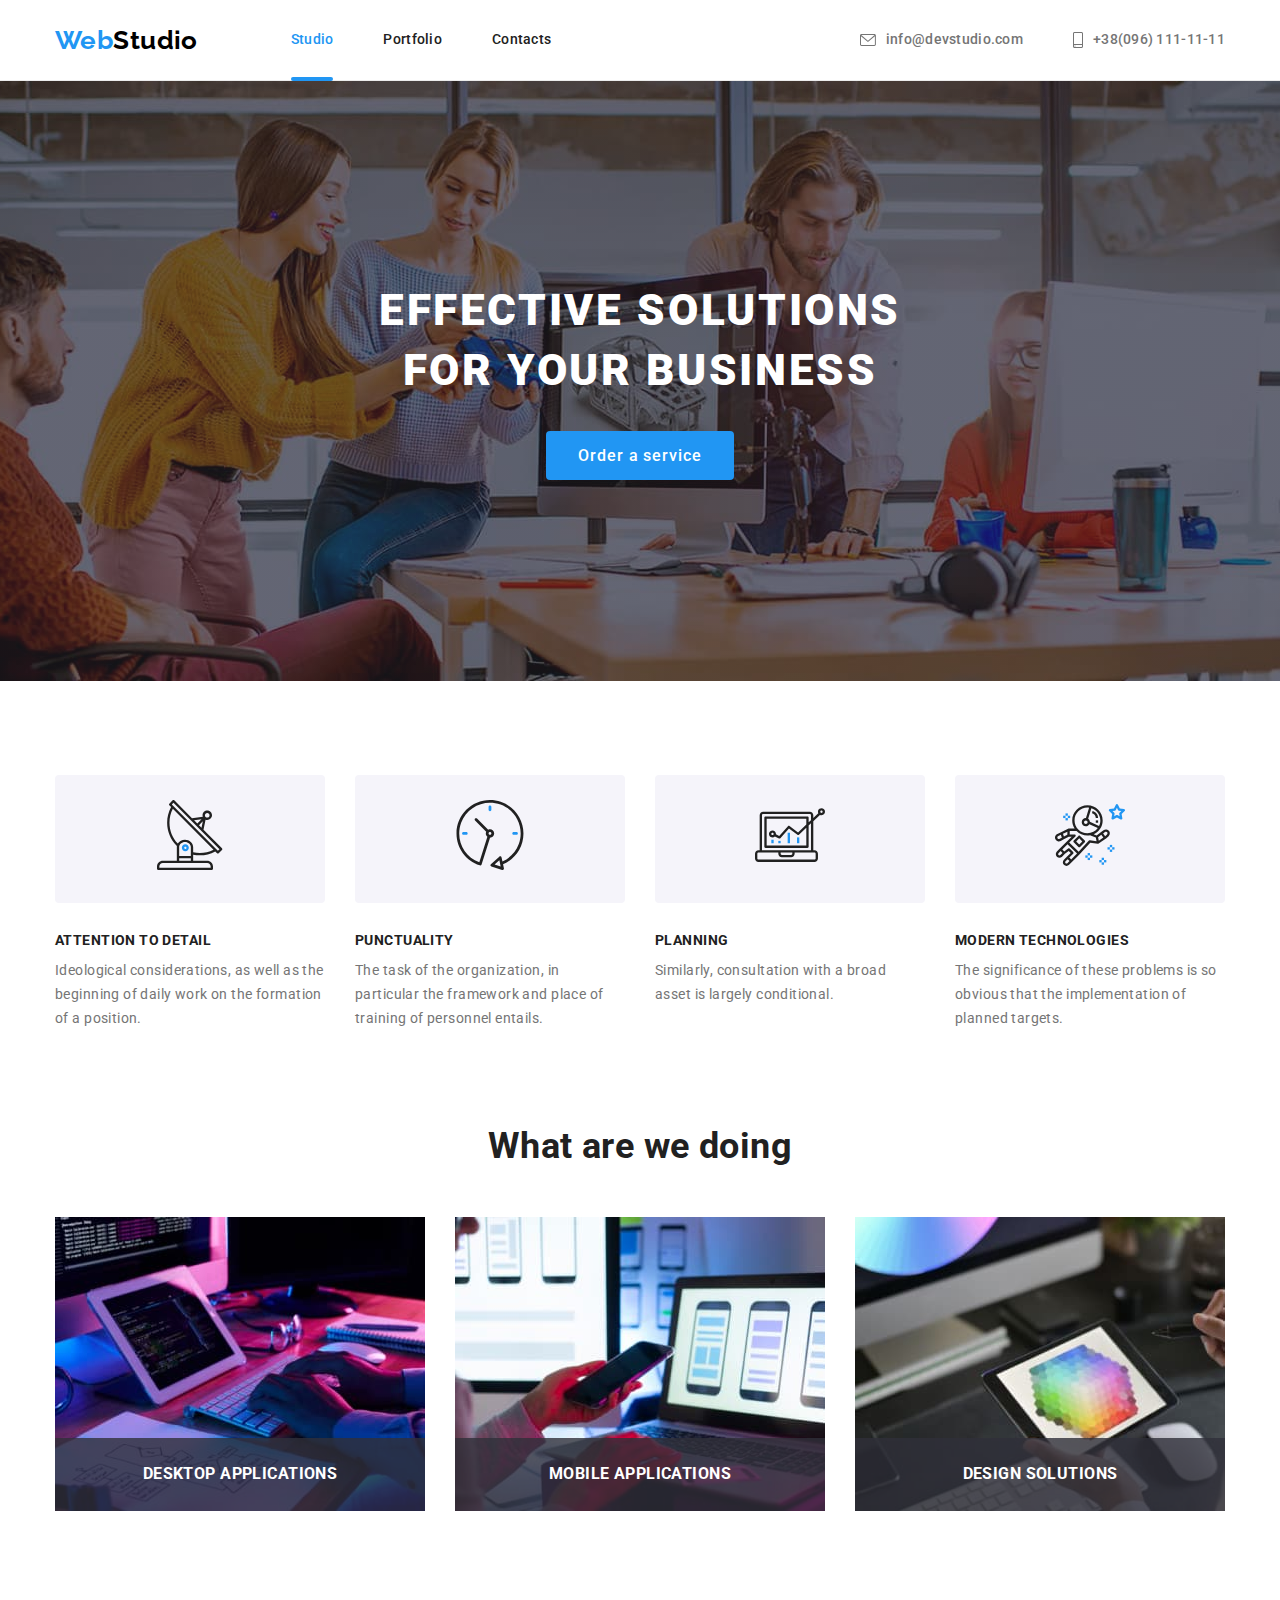
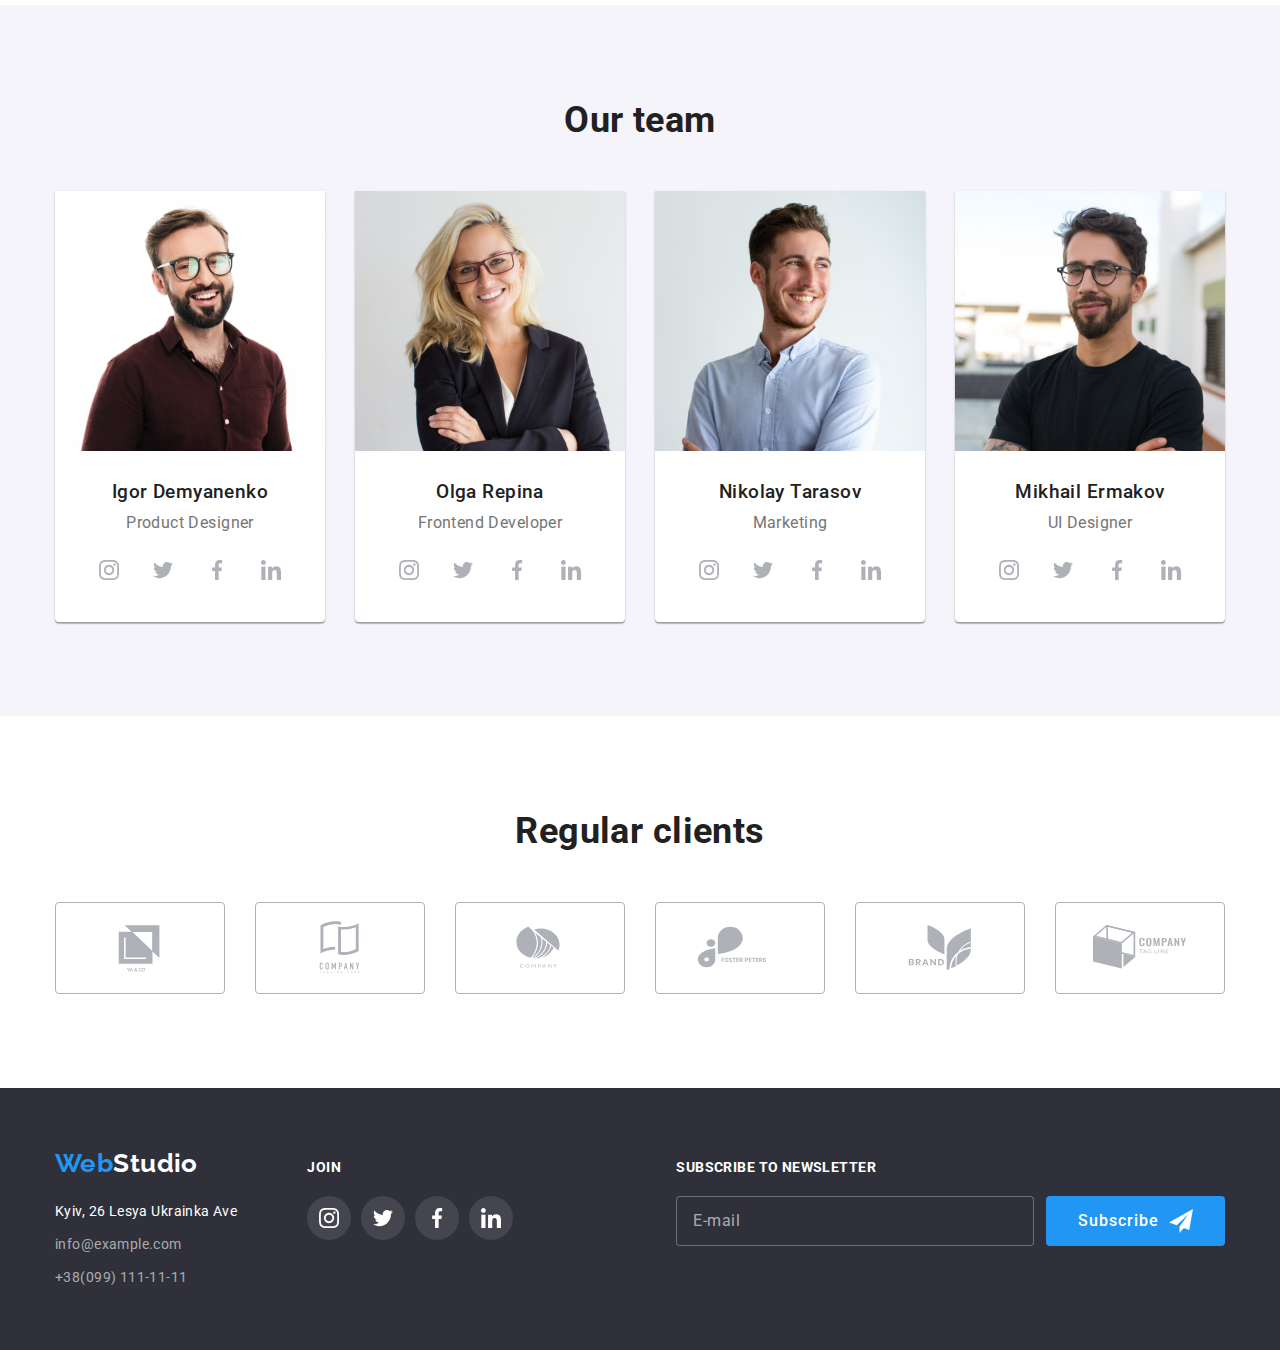
<file: index.html>
<!DOCTYPE html>
<html lang="en">
  <head>
    <meta charset="UTF-8" />
    <meta http-equiv="X-UA-Compatible" content="IE=edge" />
    <meta name="viewport" content="width=device-width, initial-scale=1.0" />
    <title>WebStudio</title>
    <link
      href="https://fonts.googleapis.com/css2?family=Raleway:wght@700&family=Roboto:wght@400;500;700;900&display=swap"
      rel="stylesheet"
    />
    <link
      rel="stylesheet"
      href="https://cdnjs.cloudflare.com/ajax/libs/modern-normalize/1.1.0/modern-normalize.min.css"
    />
    <link rel="stylesheet" href="./css/styles.css" />
  </head>
  <body>
    <!-- PAGE HEADER -->
    <header class="page-header">
      <div class="container">
        <div class="global-nav">
          <nav class="site-nav">
            <a href="./index.html" class="logo"><span class="accent">Web</span>Studio</a>

            <ul class="main-nav list">
              <li class="item"><a href="./index.html" class="link current">Studio</a></li>
              <li class="item"><a href="./portfolio.html" class="link">Portfolio</a></li>
              <li class="item"><a href="#contacts" class="link">Contacts</a></li>
            </ul>
          </nav>

          <ul class="auth-nav list">
            <li class="item">
              <a href="mailto:info@devstudio.com" class="link mail">
                <svg class="icon" width="16px" height="12">
                  <use href="./images/sprite.svg#mail"></use>
                </svg>
                info@devstudio.com
              </a>
            </li>
            <li class="item">
              <a href="tel:+380961111111" class="link tel">
                <svg class="icon" width="10px" height="16">
                  <use href="./images/sprite.svg#tel"></use>
                </svg>
                +38(096) 111-11-11</a
              >
            </li>
          </ul>
        </div>
      </div>
    </header>

    <!-- MAIN CONTENT -->
    <main>
      <!-- HERO -->
      <section class="hero-section">
        <h1 class="hero-title">
          Effective solutions<br />
          for your business
        </h1>
        <button type="button" class="hero-button button" data-modal-open>Order a service</button>
      </section>

      <!-- FEATURES -->
      <section class="section no-padding">
        <div class="container">
          <h2 class="title visually-hidden">Ours features</h2>
          <ul class="feature-list list">
            <li class="item">
              <div class="thumb">
                <svg class="icon" width="70px" height="70px">
                  <use href="./images/sprite.svg#antenna"></use>
                </svg>
              </div>
              <h3 class="subtitle">Attention to detail</h3>
              <p>
                Ideological considerations, as well as the beginning of daily work on the formation
                of a position.
              </p>
            </li>
            <li class="item">
              <div class="thumb">
                <svg class="icon" width="70px" height="70px">
                  <use href="./images/sprite.svg#clock"></use>
                </svg>
              </div>
              <h3 class="subtitle">Punctuality</h3>
              <p>
                The task of the organization, in particular the framework and place of training of
                personnel entails.
              </p>
            </li>
            <li class="item">
              <div class="thumb">
                <svg class="icon" width="70px" height="70px">
                  <use href="./images/sprite.svg#diagram"></use>
                </svg>
              </div>
              <h3 class="subtitle">Planning</h3>
              <p>Similarly, consultation with a broad asset is largely conditional.</p>
            </li>
            <li class="item">
              <div class="thumb">
                <svg class="icon" width="70px" height="70px">
                  <use href="./images/sprite.svg#astronaut"></use>
                </svg>
              </div>
              <h3 class="subtitle">Modern technologies</h3>
              <p>
                The significance of these problems is so obvious that the implementation of planned
                targets.
              </p>
            </li>
          </ul>
        </div>
      </section>

      <!-- WORK -->
      <section class="section">
        <div class="container">
          <h2 class="title">What are we doing</h2>
          <ul class="work-list list">
            <li class="item">
              <div class="thumb">
                <img src="./images/work-img_1.jpg" alt="website development" width="370" />

                <h3 class="subtitle">desktop applications</h3>
              </div>
            </li>

            <li class="item">
              <div class="thumb">
                <img
                  src="./images/work-img_2.jpg"
                  alt="responsive for different platforms"
                  width="370"
                />

                <h3 class="subtitle">mobile applications</h3>
              </div>
            </li>

            <li class="item">
              <div class="thumb">
                <img src="./images/work-img_3.jpg" alt="personal design" width="370" />

                <h3 class="subtitle">design solutions</h3>
              </div>
            </li>
          </ul>
        </div>
      </section>

      <!-- TEAM -->
      <section class="section bg-color">
        <div class="container">
          <h2 class="title">Our team</h2>
          <ul class="team-list list">
            <li class="item">
              <div class="thumb">
                <img src="./images/team-img_1.jpg" alt="photo of a team member" width="270" />
              </div>
              <div class="content">
                <h3 class="subtitle">Igor Demyanenko</h3>
                <p class="text">Product Designer</p>

                <ul class="social-list list">
                  <li class="item">
                    <a aria-label="Instagram" href="/" class="link">
                      <svg class="icon" width="20px" height="20px">
                        <use href="./images/sprite.svg#instagram"></use>
                      </svg>
                    </a>
                  </li>
                  <li class="item">
                    <a aria-label="Twitter" href="/" class="link">
                      <svg class="icon" width="20px" height="20px">
                        <use href="./images/sprite.svg#twitter"></use>
                      </svg>
                    </a>
                  </li>
                  <li class="item">
                    <a aria-label="Facebook" href="/" class="link">
                      <svg class="icon" width="20px" height="20px">
                        <use href="./images/sprite.svg#facebook"></use>
                      </svg>
                    </a>
                  </li>
                  <li class="item">
                    <a aria-label="LinkedIn" href="/" class="link">
                      <svg class="icon" width="20px" height="20px">
                        <use href="./images/sprite.svg#linkedin"></use>
                      </svg>
                    </a>
                  </li>
                </ul>
              </div>
            </li>

            <li class="item">
              <div class="thumb">
                <img src="./images/team-img_2.jpg" alt="photo of a team member" width="270" />
              </div>
              <div class="content">
                <h3 class="subtitle">Olga Repina</h3>
                <p class="text">Frontend Developer</p>

                <ul class="social-list list">
                  <li class="item">
                    <a aria-label="Instagram" href="/" class="link">
                      <svg class="icon" width="20px" height="20px">
                        <use href="./images/sprite.svg#instagram"></use>
                      </svg>
                    </a>
                  </li>
                  <li class="item">
                    <a aria-label="Twitter" href="/" class="link">
                      <svg class="icon" width="20px" height="20px">
                        <use href="./images/sprite.svg#twitter"></use>
                      </svg>
                    </a>
                  </li>
                  <li class="item">
                    <a aria-label="Facebook" href="/" class="link">
                      <svg class="icon" width="20px" height="20px">
                        <use href="./images/sprite.svg#facebook"></use>
                      </svg>
                    </a>
                  </li>
                  <li class="item">
                    <a aria-label="LinkedIn" href="/" class="link">
                      <svg class="icon" width="20px" height="20px">
                        <use href="./images/sprite.svg#linkedin"></use>
                      </svg>
                    </a>
                  </li>
                </ul>
              </div>
            </li>

            <li class="item">
              <div class="thumb">
                <img src="./images/team-img_3.jpg" alt="photo of a team member" width="270" />
              </div>
              <div class="content">
                <h3 class="subtitle">Nikolay Tarasov</h3>
                <p class="text">Marketing</p>

                <ul class="social-list list">
                  <li class="item">
                    <a aria-label="Instagram" href="/" class="link">
                      <svg class="icon" width="20px" height="20px">
                        <use href="./images/sprite.svg#instagram"></use>
                      </svg>
                    </a>
                  </li>
                  <li class="item">
                    <a aria-label="Twitter" href="/" class="link">
                      <svg class="icon" width="20px" height="20px">
                        <use href="./images/sprite.svg#twitter"></use>
                      </svg>
                    </a>
                  </li>
                  <li class="item">
                    <a aria-label="Facebook" href="/" class="link">
                      <svg class="icon" width="20px" height="20px">
                        <use href="./images/sprite.svg#facebook"></use>
                      </svg>
                    </a>
                  </li>
                  <li class="item">
                    <a aria-label="LinkedIn" href="/" class="link">
                      <svg class="icon" width="20px" height="20px">
                        <use href="./images/sprite.svg#linkedin"></use>
                      </svg>
                    </a>
                  </li>
                </ul>
              </div>
            </li>

            <li class="item">
              <div class="thumb">
                <img src="./images/team-img_4.jpg" alt="photo of a team member" width="270" />
              </div>
              <div class="content">
                <h3 class="subtitle">Mikhail Ermakov</h3>
                <p class="text">UI Designer</p>

                <ul class="social-list list">
                  <li class="item">
                    <a aria-label="Instagram" href="/" class="link">
                      <svg class="icon" width="20px" height="20px">
                        <use href="./images/sprite.svg#instagram"></use>
                      </svg>
                    </a>
                  </li>
                  <li class="item">
                    <a aria-label="Twitter" href="/" class="link">
                      <svg class="icon" width="20px" height="20px">
                        <use href="./images/sprite.svg#twitter"></use>
                      </svg>
                    </a>
                  </li>
                  <li class="item">
                    <a aria-label="Facebook" href="/" class="link">
                      <svg class="icon" width="20px" height="20px">
                        <use href="./images/sprite.svg#facebook"></use>
                      </svg>
                    </a>
                  </li>
                  <li class="item">
                    <a aria-label="LinkedIn" href="/" class="link">
                      <svg class="icon" width="20px" height="20px">
                        <use href="./images/sprite.svg#linkedin"></use>
                      </svg>
                    </a>
                  </li>
                </ul>
              </div>
            </li>
          </ul>
        </div>
      </section>
    </main>

    <!-- CLIENTS -->
    <section class="section">
      <div class="container">
        <h2 class="title">Regular clients</h2>

        <ul class="clients-list list">
          <li class="item">
            <a href="/" class="link">
              <svg class="icon" width="106px" height="60px">
                <use href="./images/sprite.svg#client_01"></use>
              </svg>
            </a>
          </li>
          <li class="item">
            <a href="/" class="link">
              <svg class="icon" width="106px" height="60px">
                <use href="./images/sprite.svg#client_02"></use>
              </svg>
            </a>
          </li>
          <li class="item">
            <a href="/" class="link">
              <svg class="icon" width="106px" height="60px">
                <use href="./images/sprite.svg#client_03"></use>
              </svg>
            </a>
          </li>
          <li class="item">
            <a href="/" class="link">
              <svg class="icon" width="106px" height="60px">
                <use href="./images/sprite.svg#client_04"></use>
              </svg>
            </a>
          </li>
          <li class="item">
            <a href="/" class="link">
              <svg class="icon" width="106px" height="60px">
                <use href="./images/sprite.svg#client_05"></use>
              </svg>
            </a>
          </li>
          <li class="item">
            <a href="/" class="link">
              <svg class="icon" width="106px" height="60px">
                <use href="./images/sprite.svg#client_06"></use>
              </svg>
            </a>
          </li>
        </ul>
      </div>
    </section>

    <!-- PAGE FOOTER -->
    <footer id="contacts" class="page-footer">
      <div class="container">
        <div class="footer-wrapper">
          <div class="footer-nav">
            <a href="./index.html" class="logo"><span class="accent">Web</span>Studio</a>

            <address class="address">
              <p class="text">Kyiv, 26 Lesya Ukrainka Ave</p>
              <a href="mailto:info@example.com" class="link">info@example.com</a><br />
              <a href="tel:+380991111111" class="link">+38(099) 111-11-11</a>
            </address>
          </div>

          <div class="join">
            <b class="subtitle">Join</b>

            <ul class="social-list dark-theme list">
              <li class="item">
                <a aria-label="Instagram" href="/" class="link">
                  <svg class="icon" width="20px" height="20px">
                    <use href="./images/sprite.svg#instagram"></use>
                  </svg>
                </a>
              </li>
              <li class="item">
                <a aria-label="Twitter" href="/" class="link">
                  <svg class="icon" width="20px" height="20px">
                    <use href="./images/sprite.svg#twitter"></use>
                  </svg>
                </a>
              </li>
              <li class="item">
                <a aria-label="Facebook" href="/" class="link">
                  <svg class="icon" width="20px" height="20px">
                    <use href="./images/sprite.svg#facebook"></use>
                  </svg>
                </a>
              </li>
              <li class="item">
                <a aria-label="LinkedIn" href="/" class="link">
                  <svg class="icon" width="20px" height="20px">
                    <use href="./images/sprite.svg#linkedin"></use>
                  </svg>
                </a>
              </li>
            </ul>
          </div>

          <div class="subscr">
            <b class="subtitle">Subscribe to newsletter</b>

            <div class="subscr-field">
              <input type="email" class="subscr-input" placeholder="E-mail" />
              <button class="button subscr-button" type="submit">
                Subscribe
                <svg class="icon" width="24" height="24">
                  <use href="./images/sprite.svg#send"></use>
                </svg>
              </button>
            </div>
          </div>
        </div>
      </div>
    </footer>

    <!-- BACKDROP -->
    <div class="backdrop is-hidden" data-modal>
      <div class="modal">
        <button aria-label="close" class="button close-button" data-modal-close>
          <svg class="icon" width="11" height="11">
            <use href="./images/sprite.svg#close"></use>
          </svg>
        </button>

        <form
          action="javascript:void(0);"
          method="post"
          class="form js-speaker-form"
          autocomplete="off"
        >
          <b class="form-title">Leave your details, we will call you back</b>

          <label class="form-field">
            <input
              type="text"
              name="user-name"
              class="form-input"
              placeholder=" "
              required
              minlength="3"
            />
            <span class="form-label">Name</span>
            <svg class="icon">
              <use href="./images/sprite.svg#person"></use>
            </svg>
          </label>

          <label class="form-field">
            <input type="tel" name="phone" class="form-input" placeholder=" " required />
            <span class="form-label">Phone</span>
            <svg class="icon">
              <use href="./images/sprite.svg#phone"></use>
            </svg>
          </label>

          <label for="" class="form-field">
            <input type="email" name="email" class="form-input" placeholder=" " required />
            <span class="form-label">Email</span>
            <svg class="icon">
              <use href="./images/sprite.svg#email"></use>
            </svg>
          </label>

          <label class="form-field textarea">
            <span class="label-comment">Comment</span>
            <textarea class="comment" name="comment" rows="6" placeholder="Enter text"></textarea>
          </label>

          <label class="form-field policy">
            <input class="checkbox visually-hidden" type="checkbox" name="policy" required />
            <svg class="checkbox-icon">
              <use href="./images/sprite.svg#check"></use>
            </svg>
            <span class="policy-label"
              >I agree with the newsletter and accept
              <a href="#" class="policy-accent">Agreement conditions</a></span
            >
          </label>

          <button class="button submit-button" type="submit">Send</button>
        </form>
      </div>
    </div>

    <!-- SCRIPT -->
    <script src="./js/modal.js"></script>
    <script src="./js/form.js"></script>
  </body>
</html>
</file>
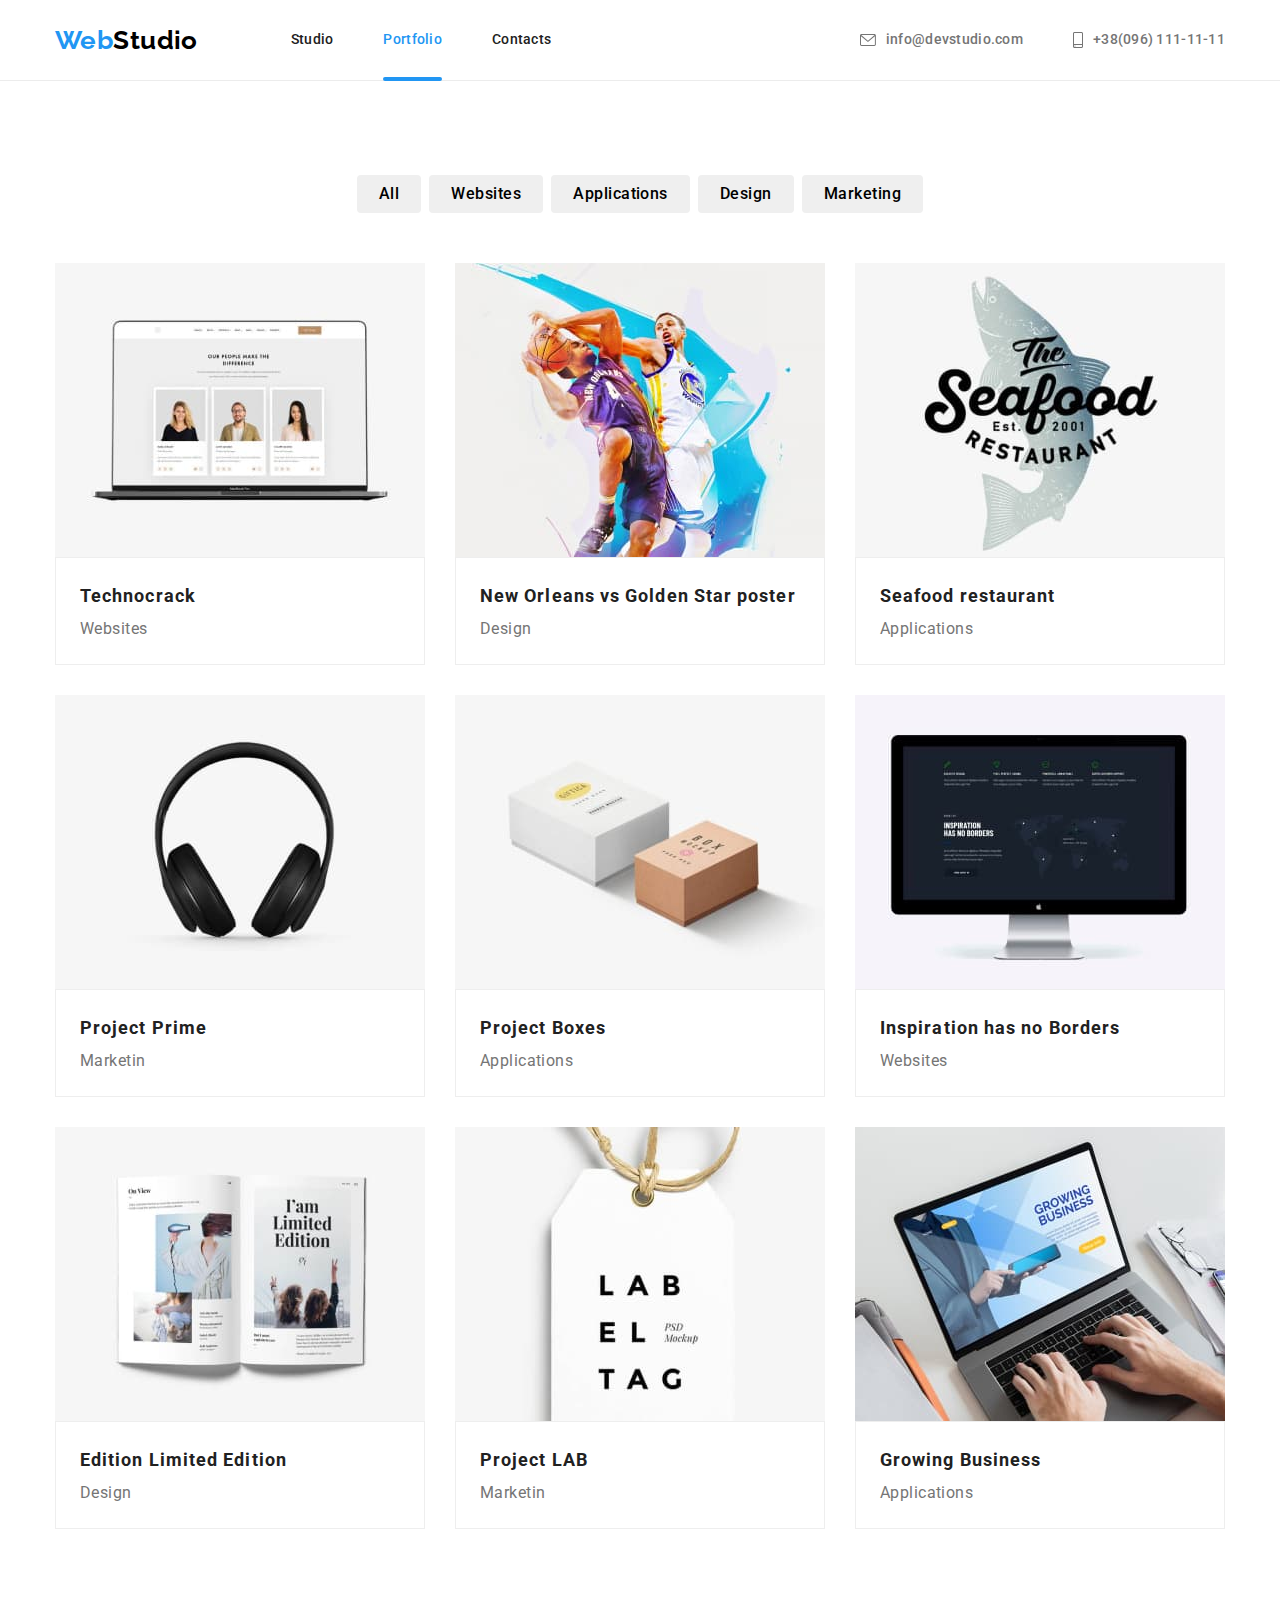
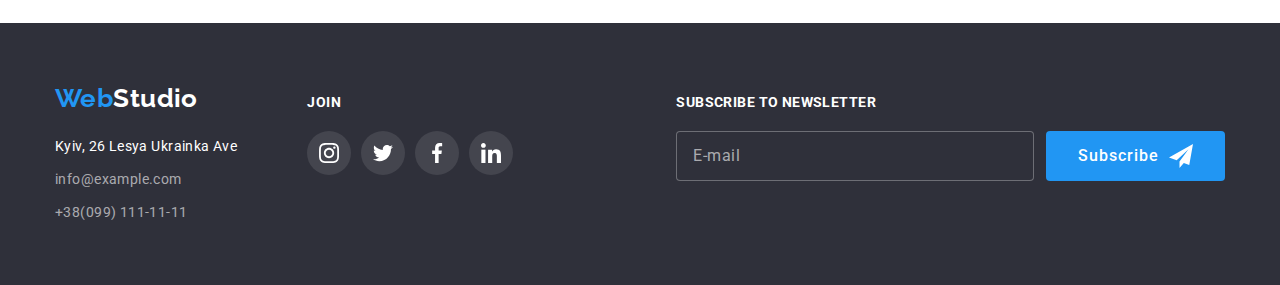
<file: portfolio.html>
<!DOCTYPE html>
<html lang="en">
  <head>
    <meta charset="UTF-8" />
    <meta http-equiv="X-UA-Compatible" content="IE=edge" />
    <meta name="viewport" content="width=device-width, initial-scale=1.0" />
    <title>Portfolio</title>
    <link
      href="https://fonts.googleapis.com/css2?family=Raleway:wght@700&family=Roboto:wght@400;500;700;900&display=swap"
      rel="stylesheet"
    />
    <link
      rel="stylesheet"
      href="https://cdnjs.cloudflare.com/ajax/libs/modern-normalize/1.1.0/modern-normalize.min.css"
    />
    <link rel="stylesheet" href="./css/styles.css" />
  </head>
  <body>
    <!-- PAGE HEADER -->
    <header class="page-header">
      <div class="container">
        <div class="global-nav">
          <nav class="site-nav">
            <a href="./index.html" class="logo"><span class="accent">Web</span>Studio</a>

            <ul class="main-nav list">
              <li class="item"><a href="./index.html" class="link">Studio</a></li>
              <li class="item"><a href="./portfolio.html" class="link current">Portfolio</a></li>
              <li class="item"><a href="#contacts" class="link">Contacts</a></li>
            </ul>
          </nav>

          <ul class="auth-nav list">
            <li class="item">
              <a href="mailto:info@devstudio.com" class="link mail">
                <svg class="icon" width="16px" height="12">
                  <use href="./images/sprite.svg#mail"></use>
                </svg>
                info@devstudio.com
              </a>
            </li>
            <li class="item">
              <a href="tel:+380961111111" class="link tel">
                <svg class="icon" width="10px" height="16">
                  <use href="./images/sprite.svg#tel"></use>
                </svg>
                +38(096) 111-11-11</a
              >
            </li>
          </ul>
        </div>
      </div>
    </header>

    <!-- MAIN CONTENT -->
    <main>
      <section class="section">
        <div class="container">
          <h1 class="title visually-hidden">Portfolio</h1>

          <ul class="filter-list list">
            <li class="item"><button class="button">All</button></li>
            <li class="item"><button class="button">Websites</button></li>
            <li class="item"><button class="button">Applications</button></li>
            <li class="item"><button class="button">Design</button></li>
            <li class="item"><button class="button">Marketing</button></li>
          </ul>

          <ul class="card-set list">
            <li class="item">
              <a href="" class="card link">
                <div class="card-thumb">
                  <img src="./images/portfolio-img_1.jpg" alt="Technocrack" />

                  <div class="overlay">
                    <p class="text">
                      Technocracker is a modern platform for the spread of coronavirus. Companies
                      use this platform for digital espionage and attacks on competitors' secure
                      servers.
                    </p>
                  </div>
                </div>

                <div class="card-content">
                  <h2 class="subtitle">Technocrack</h2>
                  <p class="text">Websites</p>
                </div>
              </a>
            </li>

            <li class="item">
              <a href="" class="card link">
                <div class="card-thumb">
                  <img src="./images/portfolio-img_2.jpg" alt="New Orleans vs Golden Star poster" />

                  <div class="overlay">
                    <p class="text">
                      Technocracker is a modern platform for the spread of coronavirus. Companies
                      use this platform for digital espionage and attacks on competitors' secure
                      servers.
                    </p>
                  </div>
                </div>

                <div class="card-content">
                  <h2 class="subtitle">New Orleans vs Golden Star poster</h2>
                  <p class="text">Design</p>
                </div>
              </a>
            </li>

            <li class="item">
              <a href="" class="card link">
                <div class="card-thumb">
                  <img src="./images/portfolio-img_3.jpg" alt="Seafood restaurant" />

                  <div class="overlay">
                    <p class="text">
                      Technocracker is a modern platform for the spread of coronavirus. Companies
                      use this platform for digital espionage and attacks on competitors' secure
                      servers.
                    </p>
                  </div>
                </div>

                <div class="card-content">
                  <h2 class="subtitle">Seafood restaurant</h2>
                  <p class="text">Applications</p>
                </div>
              </a>
            </li>

            <li class="item">
              <a href="" class="card link">
                <div class="card-thumb">
                  <img src="./images/portfolio-img_4.jpg" alt="Project Prime" />

                  <div class="overlay">
                    <p class="text">
                      Technocracker is a modern platform for the spread of coronavirus. Companies
                      use this platform for digital espionage and attacks on competitors' secure
                      servers.
                    </p>
                  </div>
                </div>

                <div class="card-content">
                  <h2 class="subtitle">Project Prime</h2>
                  <p class="text">Marketin</p>
                </div>
              </a>
            </li>

            <li class="item">
              <a href="" class="card link">
                <div class="card-thumb">
                  <img src="./images/portfolio-img_5.jpg" alt="Project Boxes" />

                  <div class="overlay">
                    <p class="text">
                      Technocracker is a modern platform for the spread of coronavirus. Companies
                      use this platform for digital espionage and attacks on competitors' secure
                      servers.
                    </p>
                  </div>
                </div>

                <div class="card-content">
                  <h2 class="subtitle">Project Boxes</h2>
                  <p class="text">Applications</p>
                </div>
              </a>
            </li>

            <li class="item">
              <a href="" class="card link">
                <div class="card-thumb">
                  <img src="./images/portfolio-img_6.jpg" alt="Inspiration has no Borders" />

                  <div class="overlay">
                    <p class="text">
                      Technocracker is a modern platform for the spread of coronavirus. Companies
                      use this platform for digital espionage and attacks on competitors' secure
                      servers.
                    </p>
                  </div>
                </div>

                <div class="card-content">
                  <h2 class="subtitle">Inspiration has no Borders</h2>
                  <p class="text">Websites</p>
                </div>
              </a>
            </li>

            <li class="item">
              <a href="" class="card link">
                <div class="card-thumb">
                  <img src="./images/portfolio-img_7.jpg" alt="Edition Limited Edition" />

                  <div class="overlay">
                    <p class="text">
                      Technocracker is a modern platform for the spread of coronavirus. Companies
                      use this platform for digital espionage and attacks on competitors' secure
                      servers.
                    </p>
                  </div>
                </div>

                <div class="card-content">
                  <h2 class="subtitle">Edition Limited Edition</h2>
                  <p class="text">Design</p>
                </div>
              </a>
            </li>

            <li class="item">
              <a href="" class="card link">
                <div class="card-thumb">
                  <img src="./images/portfolio-img_8.jpg" alt="Project LAB" />

                  <div class="overlay">
                    <p class="text">
                      Technocracker is a modern platform for the spread of coronavirus. Companies
                      use this platform for digital espionage and attacks on competitors' secure
                      servers.
                    </p>
                  </div>
                </div>

                <div class="card-content">
                  <h2 class="subtitle">Project LAB</h2>
                  <p class="text">Marketin</p>
                </div>
              </a>
            </li>

            <li class="item">
              <a href="" class="card link">
                <div class="card-thumb">
                  <img src="./images/portfolio-img_9.jpg" alt="Growing Business" />

                  <div class="overlay">
                    <p class="text">
                      Technocracker is a modern platform for the spread of coronavirus. Companies
                      use this platform for digital espionage and attacks on competitors' secure
                      servers.
                    </p>
                  </div>
                </div>

                <div class="card-content">
                  <h2 class="subtitle">Growing Business</h2>
                  <p class="text">Applications</p>
                </div>
              </a>
            </li>
          </ul>
        </div>
      </section>
    </main>

    <!-- PAGE FOOTER -->
    <footer id="contacts" class="page-footer">
      <div class="container">
        <div class="footer-wrapper">
          <div class="footer-nav">
            <a href="./index.html" class="logo"><span class="accent">Web</span>Studio</a>

            <address class="address">
              <p class="text">Kyiv, 26 Lesya Ukrainka Ave</p>
              <a href="mailto:info@example.com" class="link">info@example.com</a><br />
              <a href="tel:+380991111111" class="link">+38(099) 111-11-11</a>
            </address>
          </div>

          <div class="join">
            <b class="subtitle">Join</b>

            <ul class="social-list dark-theme list">
              <li class="item">
                <a aria-label="Instagram" href="/" class="link">
                  <svg class="icon" width="20px" height="20px">
                    <use href="./images/sprite.svg#instagram"></use>
                  </svg>
                </a>
              </li>
              <li class="item">
                <a aria-label="Twitter" href="/" class="link">
                  <svg class="icon" width="20px" height="20px">
                    <use href="./images/sprite.svg#twitter"></use>
                  </svg>
                </a>
              </li>
              <li class="item">
                <a aria-label="Facebook" href="/" class="link">
                  <svg class="icon" width="20px" height="20px">
                    <use href="./images/sprite.svg#facebook"></use>
                  </svg>
                </a>
              </li>
              <li class="item">
                <a aria-label="LinkedIn" href="/" class="link">
                  <svg class="icon" width="20px" height="20px">
                    <use href="./images/sprite.svg#linkedin"></use>
                  </svg>
                </a>
              </li>
            </ul>
          </div>

          <div class="subscr">
            <b class="subtitle">Subscribe to newsletter</b>

            <div class="subscr-field">
              <input type="email" class="subscr-input" placeholder="E-mail" />
              <button class="button subscr-button" type="submit">
                Subscribe
                <svg class="icon" width="24" height="24">
                  <use href="./images/sprite.svg#send"></use>
                </svg>
              </button>
            </div>
          </div>
        </div>
      </div>
    </footer>
  </body>
</html>
</file>
<file: css/styles.css>
:root {
  --main-text-color: #757575;
  --secondary-text-color: #212121;
  --accent-text-color: #2196f3;
  --main-bg-color: #fff;
  --secondary-bg-color: #f5f4fa;
  --black-color: #000000;
  --white-color: #ffffff;
  --main-font-size: 14px;
  --main-line-height: 1.71;
  --auth-nav-text-color: rgba(255, 255, 255, 0.6);
  --card-set-gap: 30px;
  --fill-color: #afb1b8;
  --placeholder-text-color: rgba(117, 117, 117, 0.5);
  --transition-duration: 250ms;
  --timing-function: cubic-bezier(0.4, 0, 0.2, 1);
}

body {
  color: var(--main-text-color);
  background-color: var(--main-bg-color);

  font-family: 'Roboto', sans-serif;
  font-size: var(--main-font-size);
  line-height: var(--main-line-height);
  letter-spacing: 0.03em;
}

h1,
h2,
h3,
h4,
h5,
h6,
p {
  margin: 0;
}

img {
  display: block;
  max-width: 100%;
  height: auto;
}

.list {
  margin: 0;
  padding: 0;
  list-style: none;
}

.link {
  text-decoration: none;
}

.button {
  padding: 6px 22px;
  font-family: inherit;
  font-weight: 500;
  font-size: 16px;
  line-height: 1.62;
  letter-spacing: 0.03em;
  text-align: center;
  border: none;
  border-radius: 4px;
  cursor: pointer;
}

.bg-color {
  background-color: var(--secondary-bg-color);
}

.container {
  width: 1200px;
  padding-left: 15px;
  padding-right: 15px;
  margin-left: auto;
  margin-right: auto;
}

.visually-hidden {
  position: absolute;
  width: 1px;
  height: 1px;
  margin: -1px;
  border: 0;
  padding: 0;

  white-space: nowrap;
  clip-path: inset(100%);
  clip: rect(0 0 0 0);
  overflow: hidden;
}

/* PAGE-HEADER */

.page-header::after {
  content: '';
  display: block;
  max-width: 1600px;
  margin-left: auto;
  margin-right: auto;
  border-bottom: 1px solid #ececec;
}

.global-nav {
  display: flex;
}

/* LOGO */

.logo {
  color: var(--black-color);

  font-family: 'Raleway', sans-serif;
  font-weight: 700;
  font-size: 26px;
  line-height: 1.19;
  text-decoration: none;
}

.logo > .accent {
  color: var(--accent-text-color);
}

/* SITE-NAV */

.site-nav {
  display: flex;
  align-items: center;
}

.site-nav > .main-nav {
  display: flex;
  margin-left: 93px;
}

.main-nav > .item:not(:last-child),
.auth-nav.list > .item:not(:last-child) {
  margin-right: 50px;
}

.site-nav .link {
  color: var(--secondary-text-color);
}

.site-nav .link,
.auth-nav .link {
  display: block;
  padding-top: 32px;
  padding-bottom: 32px;

  font-weight: 500;
  font-size: 14px;
  line-height: 1.14;
  letter-spacing: 0.02em;

  transition: color var(--transition-duration) var(--timing-function);
}

.site-nav .link:hover,
.site-nav .link:focus,
.auth-nav .link:hover,
.auth-nav .link:focus {
  color: var(--accent-text-color);
}

.site-nav .link {
  position: relative;
}

.site-nav .link::after {
  display: block;
  content: '';

  position: absolute;
  bottom: -1px;
  left: 0;

  width: 100%;
  height: 4px;
  background-color: var(--accent-text-color);
  border-radius: 2px;

  opacity: 0;
  transform: scaleX(0);
  transform-origin: center;
  transition: transform var(--transition-duration) var(--timing-function),
    opacity var(--transition-duration) var(--timing-function);
}

.site-nav .link:hover::after,
.site-nav .link:focus::after {
  opacity: 1;
  transform: scaleX(1);
}

.site-nav .link.current {
  position: relative;
  color: var(--accent-text-color);
}

.site-nav .link.current::after {
  display: block;
  content: '';

  position: absolute;
  bottom: -1px;
  left: 0;

  width: 100%;
  height: 4px;
  background-color: var(--accent-text-color);
  border-radius: 2px;

  opacity: 1;
  transform: scaleX(100%);
}

/* AUTH-NAV */

.auth-nav.list {
  display: flex;
  margin-left: auto;
}

.auth-nav .link {
  display: inline-flex;
  align-items: center;
  color: var(--main-text-color);
}

.auth-nav .icon {
  margin-right: 10px;
  fill: currentColor;
}

/* SECTION */

.section {
  padding-top: 94px;
  padding-bottom: 94px;
}

.no-padding {
  padding-bottom: 0;
}

.section .title {
  margin-bottom: 50px;
  color: var(--secondary-text-color);

  font-weight: 700;
  font-size: 36px;
  line-height: 42px;
  text-align: center;
}

/* HERO */

.hero-section {
  padding-top: 200px;
  padding-bottom: 200px;
  text-align: center;
  margin-left: auto;
  margin-right: auto;
  max-width: 1600px;
  height: 600px;

  background-image: linear-gradient(to right, rgba(47, 48, 58, 0.4), rgba(47, 48, 58, 0.4)),
    url('../images/hero-bg.jpg');
  background-size: cover;
  background-repeat: no-repeat;
  background-position: center;
  background-color: #2f303a;
}

.hero-title {
  margin-bottom: 30px;
  color: var(--white-color);
  font-weight: 900;
  font-size: 44px;
  line-height: 1.36;
  letter-spacing: 0.06em;
  text-transform: uppercase;
}

.hero-button,
.submit-button,
.subscr-button {
  padding: 10px 32px;
  background-color: var(--accent-text-color);
  color: var(--white-color);

  line-height: 1.86;
  letter-spacing: 0.06em;

  transition: box-shadow var(--transition-duration) var(--timing-function);
}

.hero-button:hover,
.hero-button:focus {
  box-shadow: 1px 1px 1px 1px hsla(0, 0%, 46%, 0.3);
}

.hero-button:active {
  box-shadow: inset 3px 3px 3px 3px hsla(207, 83%, 19%, 0.3);
}

/* FEATURES */

.feature-list {
  display: flex;
}

.feature-list > .item {
  max-width: 270px;
}

.feature-list > .item + .item,
.work-list > .item + .item {
  margin-left: 30px;
}

.feature-list .thumb {
  margin-bottom: 30px;
  padding: 25px 100px;
  border-radius: 4px;
  background-color: var(--secondary-bg-color);
}

.feature-list .subtitle {
  margin-bottom: 10px;
  color: var(--secondary-text-color);

  font-weight: 700;
  font-size: var(--main-font-size);
  line-height: 1.14;
  text-transform: uppercase;
}

/* WORK */

.work-list {
  display: flex;
}

.work-list .thumb {
  position: relative;
}

.work-list .subtitle {
  position: absolute;
  bottom: 0;
  left: 0;

  padding: 27px 0;
  width: 100%;

  font-weight: 700;
  line-height: 1.14;
  text-transform: uppercase;
  text-align: center;

  color: var(--white-color);
  background-color: rgba(47, 48, 58, 0.8);
}

/* TEAM */

.team-list {
  display: flex;
  font-size: 16px;
  line-height: 1.19;
}

.team-list > .item {
  background-color: var(--white-color);
  box-shadow: 0px 1px 3px rgba(0, 0, 0, 0.12), 0px 1px 1px rgba(0, 0, 0, 0.14),
    0px 2px 1px rgba(0, 0, 0, 0.2);
  border-radius: 0px 0px 4px 4px;
}

.team-list > .item:not(:last-child) {
  margin-right: 30px;
}

.team-list .content {
  padding: 30px 32px;
  text-align: center;
}

.team-list .subtitle {
  margin-bottom: 10px;
  color: var(--secondary-text-color);
  font-weight: 500;
}

.team-list .text {
  margin-bottom: 16px;
}

/* SOCIAL-LIST */

.social-list {
  display: flex;
}

.social-list > .item:not(:last-child) {
  margin-right: 10px;
}

.social-list .link {
  display: block;
  padding: 12px 12px;
  width: 44px;
  height: 44px;
  border-radius: 50%;
  color: var(--fill-color);

  transition: background-color var(--transition-duration) var(--timing-function);
}

.social-list .link:hover,
.social-list .link:focus {
  background-color: var(--accent-text-color);
}

.social-list .icon {
  fill: currentColor;

  transition: fill var(--transition-duration) var(--timing-function);
}

.social-list .link:hover .icon,
.social-list .link:focus .icon {
  fill: var(--white-color);
}

/* CLIENTS */

.clients-list {
  display: flex;
  text-align: center;
}

.clients-list > .item {
  flex-basis: calc(100% / 6);
}

.clients-list > .item:not(:last-child) {
  margin-right: var(--card-set-gap);
}

.clients-list .link {
  display: flex;
  align-items: center;
  justify-content: center;

  height: 92px;
  border-radius: 4px;
  color: var(--fill-color);
  border: 1px solid var(--fill-color);

  transition: border-color var(--transition-duration) var(--timing-function);
}

.clients-list .link:hover,
.clients-list .link:focus {
  border-color: var(--accent-text-color);
}

.clients-list .icon {
  fill: currentColor;

  transition: fill var(--transition-duration) var(--timing-function);
}

.clients-list .link:hover .icon,
.clients-list .link:focus .icon {
  fill: var(--accent-text-color);
}

/* FOOTER */

.page-footer {
  padding-top: 60px;
  padding-bottom: 60px;
  background-color: #2f303a;
}

.footer-wrapper {
  display: flex;
  align-items: baseline;
}

.page-footer .logo {
  color: var(--white-color);
}

.address {
  margin-top: 20px;
  font-style: normal;
}

.address .text {
  color: var(--white-color);
}

.address .link {
  display: inline-block;
  margin-top: 9px;
  color: var(--auth-nav-text-color);
}

.join {
  margin-left: 70px;
}

.join .subtitle,
.subscr .subtitle {
  display: inline-block;
  margin-bottom: 20px;
  font-weight: 700;
  line-height: 1.14;
  text-transform: uppercase;
  color: var(--white-color);
}

.social-list.dark-theme .link {
  color: var(--white-color);
  background-color: rgba(255, 255, 255, 0.1);

  transition: background-color var(--transition-duration) var(--timing-function);
}

.social-list.dark-theme .link:hover,
.social-list.dark-theme .link:focus {
  background-color: var(--accent-text-color);
}

.social-list.dark-theme .icon {
  fill: currentColor;
}

/* SUBSCRIBE */

.subscr {
  margin-left: auto;
}

.subscr-field {
  display: flex;
  align-items: center;
}

.subscr-input {
  min-width: 358px;
  padding: 16px;

  color: var(--white-color);
  background-color: #2f303a;
  border: 1px solid rgba(255, 255, 255, 0.3);
  border-radius: 4px;
}

.subscr-input:focus {
  border-color: transparent;
  outline: 1px solid var(--white-color);
}

.subscr-input::placeholder {
  font-size: 16px;
  line-height: 1.25;
  letter-spacing: 0.03em;
  color: rgba(255, 255, 255, 0.6);
}

.subscr-button {
  display: inline-flex;
  align-items: center;
  padding-top: 10px;
  padding-bottom: 10px;
  margin-left: 12px;

  overflow: hidden;
}

.subscr-button > .icon {
  margin-left: 10px;
  fill: currentColor;

  transition: transform var(--transition-duration) var(--timing-function);
}

.subscr-button:hover > .icon,
.subscr-button:focus > .icon {
  transform: translate(40px, -40px);
}

/* PORTFOLIO */

.filter-list {
  display: flex;
  justify-content: center;
  margin-bottom: 50px;
}

.filter-list > .item:not(:last-child) {
  margin-right: 8px;
}

.filter-list .button {
  transition: background-color var(--transition-duration) var(--timing-function),
    color var(--transition-duration) var(--timing-function),
    box-shadow var(--transition-duration) var(--timing-function);
}

.filter-list .button:hover,
.filter-list .button:focus {
  background-color: var(--accent-text-color);
  color: #fff;

  box-shadow: 0px 3px 1px rgba(0, 0, 0, 0.1), 0px 1px 2px rgba(0, 0, 0, 0.08),
    0px 2px 2px rgba(0, 0, 0, 0.12);
}

/* CARD-SET */

.card-set {
  display: flex;
  flex-wrap: wrap;
  margin-top: calc(-1 * var(--card-set-gap));
  margin-left: calc(-1 * var(--card-set-gap));
}

.card {
  display: block;
  flex-basis: calc(100% / 3 - var(--card-set-gap));
  margin-top: var(--card-set-gap);
  margin-left: var(--card-set-gap);

  transition: box-shadow var(--transition-duration) var(--timing-function);
}

.card:hover,
.card:focus {
  box-shadow: 0px 1px 1px rgba(0, 0, 0, 0.12), 0px 4px 4px rgba(0, 0, 0, 0.06),
    1px 4px 6px rgba(0, 0, 0, 0.16);
}

.card-thumb {
  position: relative;
  overflow: hidden;
}

.overlay {
  position: absolute;
  top: 0;
  left: 0;
  width: 100%;
  height: 100%;

  display: flex;
  align-items: center;
  padding-left: 24px;
  padding-right: 24px;

  background-color: rgba(33, 150, 243, 0.9);

  transform: translateX(-100%);
  transition: transform var(--transition-duration) var(--timing-function);
}

.card:hover .overlay,
.card:focus .overlay {
  transform: translateX(0);
}

.overlay > .text {
  text-align: center;
  font-size: 18px;
  line-height: 1.55;
  color: var(--white-color);
}

.card-content {
  padding: 20px 24px;
  background-color: var(--white-color);
  text-align: left;
  border: 1px solid #eee;
}

.card .subtitle {
  color: var(--secondary-text-color);

  font-weight: 700;
  font-size: 18px;
  line-height: 2;
  letter-spacing: 0.06em;
}

.card-content > .text {
  color: var(--main-text-color);

  font-size: 16px;
  line-height: 1.88;
}

/* BACK-DROP */

.backdrop {
  position: fixed;
  top: 0;
  left: 0;
  width: 100%;
  height: 100%;
  background-color: rgba(0, 0, 0, 0.2);

  opacity: 1;

  transition: opacity var(--transition-duration) var(--timing-function),
    visibility var(--transition-duration) var(--timing-function);
}

.backdrop.is-hidden {
  visibility: hidden;
  opacity: 0;
  pointer-events: none;
}

.backdrop.is-hidden .modal {
  transform: translate(-50%, -50%) scale(1.1);
}

/* MODAL */

.modal {
  position: absolute;
  top: 50%;
  left: 50%;

  width: 528px;
  /* height: 581px; */

  background-color: var(--white-color);
  box-shadow: 0px 1px 3px rgba(0, 0, 0, 0.12), 0px 1px 1px rgba(0, 0, 0, 0.14),
    0px 2px 1px rgba(0, 0, 0, 0.2);
  border-radius: 4px;

  transform: translate(-50%, -50%) scale(1);

  transition: transform var(--transition-duration) var(--timing-function),
    opacity var(--transition-duration) var(--timing-function);
}

.close-button {
  position: absolute;
  top: -15px;
  right: -15px;

  display: flex;
  align-items: center;

  padding: 9px;
  height: 30px;
  border-radius: 50%;
  fill: var(--black-color);
  background: #ffffff;
  border: 1px solid rgba(0, 0, 0, 0.1);

  transition: border-color var(--transition-duration) var(--timing-function);
}

.close-button:hover,
.close-button:focus {
  border-color: var(--accent-text-color);
}

.close-button .icon {
  transition: fill var(--transition-duration) var(--timing-function);
}

.close-button:hover .icon,
.close-button:focus .icon {
  fill: var(--accent-text-color);
}

/* FORM */

.form {
  display: flex;
  flex-direction: column;
  align-items: center;
  padding: 40px;
}

.form-title {
  margin-bottom: 30px;
  font-weight: 700;
  font-size: 20px;
  line-height: 1.15;
  color: var(--secondary-text-color);
}

.form-field {
  position: relative;
  display: flex;
  flex-direction: column;
  width: 100%;
  margin-bottom: 28px;
}

.form-field:nth-child(4) {
  margin-bottom: 10px;
}

.form-input {
  margin: 0;
  padding: 11px 12px;
  padding-left: 42px;

  border: 1px solid rgba(33, 33, 33, 0.2);
  border-radius: 4px;
  cursor: pointer;
}

.form-field:focus-within > .form-input,
.form-field.textarea:focus-within > .comment {
  border-color: transparent;
  outline: 1px solid var(--accent-text-color);

  transition: border-color var(--timing-function) var(--transition-duration);
}

.form-label {
  position: absolute;
  top: 50%;
  left: 42px;
  transform: translateY(-50%);

  transition: transform var(--transition-duration) var(--timing-function);
}

.form-field:focus-within > .form-label,
.form-input:not(:placeholder-shown) + .form-label {
  transform: translate(-30px, -40px);
}

.form-field > .icon {
  position: absolute;
  top: 50%;
  left: 12px;
  transform: translateY(-50%);
  width: 18px;
  height: 18px;
  fill: var(--secondary-text-color);

  transition: fill var(--transition-duration) var(--timing-function);
}

.form-field:focus-within > .icon,
.form-input:not(:placeholder-shown) ~ .icon {
  fill: var(--accent-text-color);
}

.label-comment {
  margin-bottom: 4px;
}

.form-label,
.label-comment,
.form-field .comment::placeholder {
  font-size: 12px;
  line-height: 1.17;
  letter-spacing: 0.01em;
}

.form-input,
.form-field > .comment {
  border: 1px solid rgba(33, 33, 33, 0.2);
  border-radius: 4px;
}

.form-field.textarea {
  margin-bottom: 20px;
}

.form-field > .comment {
  padding: 12px 16px;
  resize: none;
}

.form-field .comment::placeholder {
  color: var(--placeholder-text-color);
}

.form-field.policy {
  display: inline-flex;
  flex-direction: row;
  justify-content: center;
  align-items: center;
  margin-bottom: 30px;
}

.form-field.policy > .checkbox-icon {
  display: inline-block;
  width: 16px;
  height: 15px;
  fill: none;
  background-color: transparent;

  border: 2px solid var(--black-color);
  border-radius: 2px;
  color: var(--white-color);
}

.checkbox:checked + .checkbox-icon {
  background-color: var(--accent-text-color);
  fill: currentColor;
  border: none;
}

.checkbox ~ .policy-label {
  margin-left: 8px;
}

.policy-accent {
  color: var(--accent-text-color);
  margin-left: 4px;
}

.submit-button {
  max-width: 200px;
}
</file>
